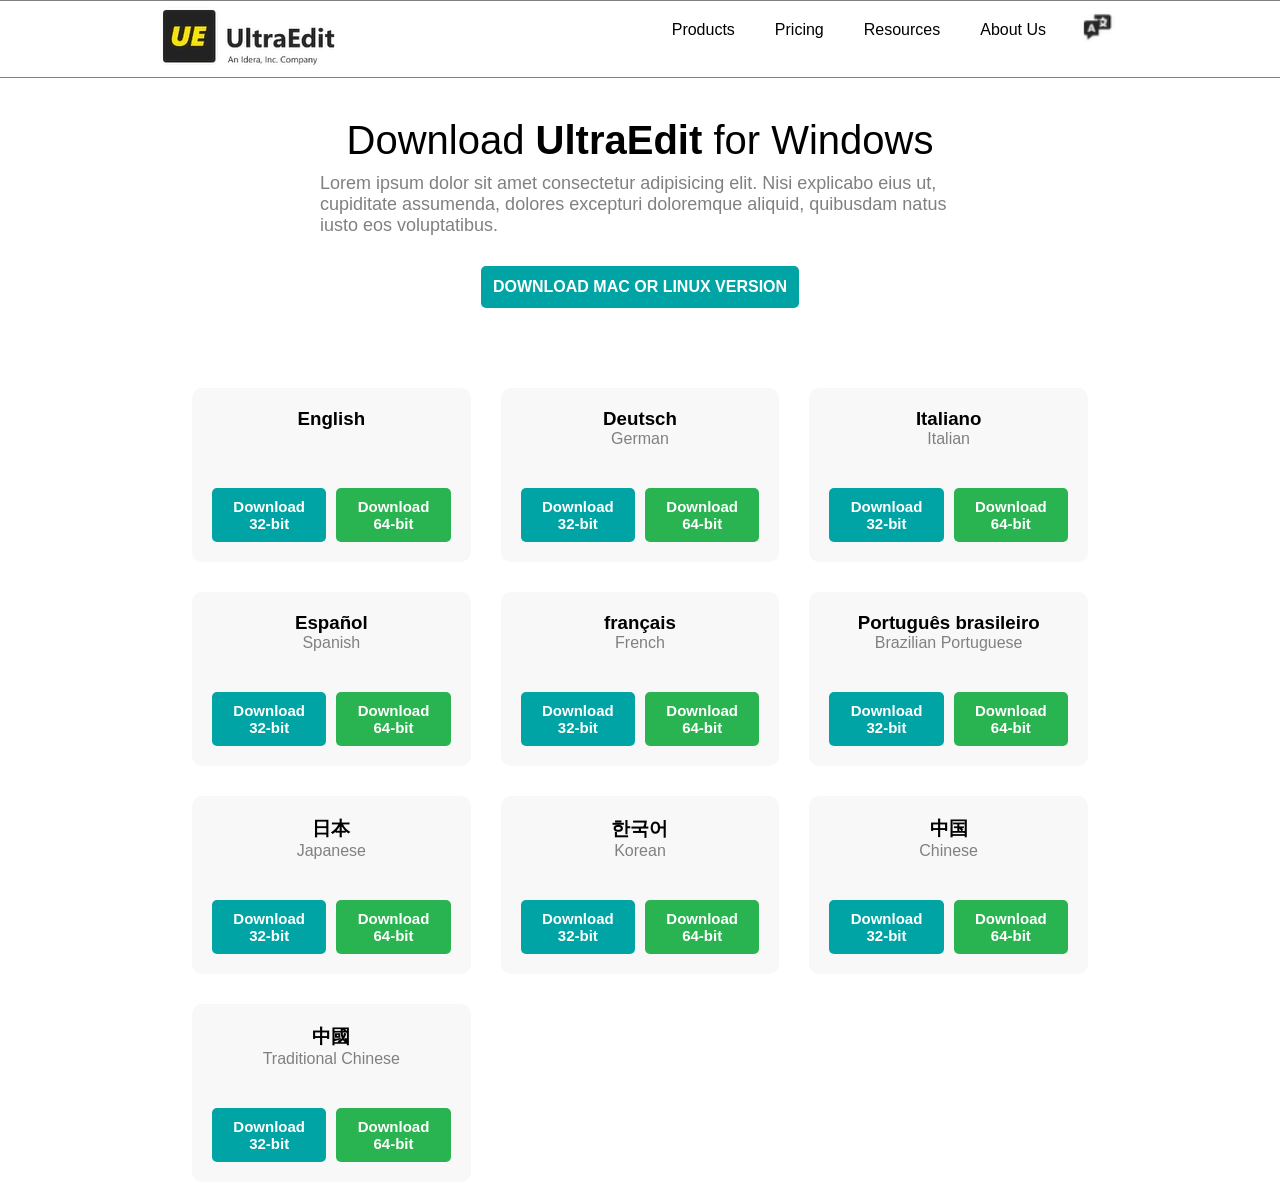
<file: index.html>
<!DOCTYPE html>
<html lang="en">

<head>
    <meta charset="UTF-8">
    <meta name="viewport" content="width=device-width, initial-scale=1.0">
    <title>Download UltraEdit Text Editor for Windows</title>
    <link rel="stylesheet" href="style.css">
</head>

<body>
    <nav>
        <img src="logo.png" alt="Logo">

        <div class="rightpanel">
            <ul>
                <li><a href="#">Products</a></li>
                <li><a href="#">Pricing</a></li>
                <li><a href="#">Resources</a></li>
                <li><a href="#">About&nbsp;Us</a></li>
            </ul>
            <img src="translate_button.png" alt="Translate">
        </div>
    </nav>

    <div class="description">
        <div class="main-text">
            <h1>Download <p>UltraEdit</p> for Windows</h1>
        </div>
        <p>Lorem ipsum dolor sit amet consectetur adipisicing elit. Nisi explicabo eius ut, cupiditate assumenda,
            dolores excepturi doloremque aliquid, quibusdam natus iusto eos voluptatibus.</p>
        <div class="mac-or-linux-button"><a href="#">DOWNLOAD MAC OR LINUX VERSION</a></div>
    </div>

    <div class="main-box">
        <div class="lang-cell">
            <div class="text">
                <h3>English</h3>
                <p class="subtext">&nbsp;</p>
            </div>
            <div class="buttons">
                <div class="bit-32"><a href="#">Download 32-bit</a></div>
                <div class="bit-64"><a href="#">Download 64-bit</a></div>
            </div>
        </div>
        <div class="lang-cell">
            <div class="text">
                <h3>Deutsch</h3>
                <p class="subtext">German</p>
            </div>
            <div class="buttons">
                <div class="bit-32"><a href="#">Download 32-bit</a></div>
                <div class="bit-64"><a href="#">Download 64-bit</a></div>
            </div>
        </div>
        <div class="lang-cell">
            <div class="text">
                <h3>Italiano</h3>
                <p class="subtext">Italian</p>
            </div>
            <div class="buttons">
                <div class="bit-32"><a href="#">Download 32-bit</a></div>
                <div class="bit-64"><a href="#">Download 64-bit</a></div>
            </div>
        </div>
        <div class="lang-cell">
            <div class="text">
                <h3>Español</h3>
                <p class="subtext">Spanish</p>
            </div>
            <div class="buttons">
                <div class="bit-32"><a href="#">Download 32-bit</a></div>
                <div class="bit-64"><a href="#">Download 64-bit</a></div>
            </div>
        </div>
        <div class="lang-cell">
            <div class="text">
                <h3>français</h3>
                <p class="subtext">French</p>
            </div>
            <div class="buttons">
                <div class="bit-32"><a href="#">Download 32-bit</a></div>
                <div class="bit-64"><a href="#">Download 64-bit</a></div>
            </div>
        </div>
        <div class="lang-cell">
            <div class="text">
                <h3>Português brasileiro</h3>
                <p class="subtext">Brazilian Portuguese</p>
            </div>
            <div class="buttons">
                <div class="bit-32"><a href="#">Download 32-bit</a></div>
                <div class="bit-64"><a href="#">Download 64-bit</a></div>
            </div>
        </div>
        <div class="lang-cell">
            <div class="text">
                <h3>日本</h3>
                <p class="subtext">Japanese</p>
            </div>
            <div class="buttons">
                <div class="bit-32"><a href="#">Download 32-bit</a></div>
                <div class="bit-64"><a href="#">Download 64-bit</a></div>
            </div>
        </div>
        <div class="lang-cell">
            <div class="text">
                <h3>한국어</h3>
                <p class="subtext">Korean</p>
            </div>
            <div class="buttons">
                <div class="bit-32"><a href="#">Download 32-bit</a></div>
                <div class="bit-64"><a href="#">Download 64-bit</a></div>
            </div>
        </div>
        <div class="lang-cell">
            <div class="text">
                <h3>中国</h3>
                <p class="subtext">Chinese</p>
            </div>
            <div class="buttons">
                <div class="bit-32"><a href="#">Download 32-bit</a></div>
                <div class="bit-64"><a href="#">Download 64-bit</a></div>
            </div>
        </div>
        <div class="lang-cell">
            <div class="text">
                <h3>中國</h3>
                <p class="subtext">Traditional Chinese</p>
            </div>
            <div class="buttons">
                <div class="bit-32"><a href="#">Download 32-bit</a></div>
                <div class="bit-64"><a href="#">Download 64-bit</a></div>
            </div>
        </div>
    </div>
</body>

</html>
</file>
<file: style.css>
* {
    margin: 0;
    padding: 0;
    font-family: 'Segoe UI', Tahoma, Geneva, Verdana, sans-serif;
}

a {
    text-decoration: none;
}

img:hover {
    cursor: pointer;
}

nav {
    display: flex;
    justify-content: space-around;
    position: sticky;
    top: 0px;
    background-color: white;
    border-bottom: 1px solid grey;
    border-top: 1px solid grey;
}

nav ul {
    display: flex;
}

nav ul li {
    list-style: none;
}

nav ul li a {
    display: inline-block;
    text-decoration: none;
    color: black;
    padding: 20px;
    width: auto;
}

nav ul li a:hover {
    background-color: rgb(213, 206, 206);
}

.rightpanel {
    display: flex;
    justify-content: end;
}

.rightpanel img {
    height: 50px;
}

.main-box {
    width: 70vw;
    margin: auto;
    margin-top: 50px;
    display: grid;
    grid-template-columns: repeat(3, 1fr);
    gap: 30px;
}

.lang-cell {
    text-align: center;
    background-color: #F8F8F8;
    border-radius: 10px;
    transition: box-shadow 0.3s ease;
}

.lang-cell:hover{
    box-shadow: 0px 0px 7px;
}

.lang-cell .text {
    padding: 20px;
}

.lang-cell .text .subtext {
    color: gray;
}

.buttons {
    display: flex;
    justify-content: space-around;
    padding: 20px;
    gap: 10px;
}

.bit-32,
.bit-64 {
    padding: 10px;
    border-radius: 5px;
    transition: background-color 0.3s ease;
    transition: transform 0.3s ease;
    font-size: 15px;
}

.bit-32 {
    background-color: #01a4a4;
}

.bit-32:hover {
    background-color: #017272;
    transform: scale(1.05);
}

.bit-64 {
    background-color: #2ab351;
}

.bit-64:hover {
    background-color: #20873d;
    transform: scale(1.05);
}

.bit-32 a,
.bit-64 a {
    text-decoration: none;
    color: white;
    font-weight: bold;
}

.description {
    display: flex;
    flex-direction: column;
    align-items: center;
}

.main-text {
    display: flex;
    justify-content: space-around;
    align-items: center;
    padding: 40px 0px 10px 0px;
}

.main-text h1 {
    font-weight: 400;
    font-size: 40px;
}

.main-text h1 p {
    display: inline-block;
    font-weight: bolder;
}

.description>p {
    width: 50%;
    color: gray;
    font-size: 18px;
}

.mac-or-linux-button {
    padding: 12px;
    font-weight: bold;
    background-color: #01a4a4;
    border-radius: 5px;
    margin: 30px;
    transition: background-color 0.3s ease;
    transition: transform 0.3s ease;
}

.mac-or-linux-button a {
    color: white;
}

.mac-or-linux-button:hover {
    background-color: #017272;
    transform: scale(1.05);
}

@media only screen and (max-width:819px) {
    .main-box {
        grid-template-columns: 1fr;
    }

    .rightpanel img {
        display: none;
    }
}

@media only screen and (max-width:665px) {
    .main-text h1 {
        font-size: 20px;
    }

    .description>p {
        font-size: 9px;
    }

    .rightpanel {
        display: none;
    }
}
</file>
<file: style7.css>
* {
    margin: 0;
    padding: 0;
    font-family: 'Segoe UI', Tahoma, Geneva, Verdana, sans-serif;
}

a {
    text-decoration: none;
}

img:hover {
    cursor: pointer;
}

nav {
    display: flex;
    justify-content: space-around;
    position: sticky;
    top: 0px;
    background-color: white;
    border-bottom: 1px solid grey;
    border-top: 1px solid grey;
}

nav ul {
    display: flex;
}

nav ul li {
    list-style: none;
}

nav ul li a {
    display: inline-block;
    text-decoration: none;
    color: black;
    padding: 20px;
    width: auto;
}

nav ul li a:hover {
    background-color: rgb(213, 206, 206);
}

.rightpanel {
    display: flex;
    justify-content: end;
}

.rightpanel img {
    height: 50px;
}

.main-box {
    width: 70vw;
    margin: auto;
    margin-top: 50px;
    display: grid;
    grid-template-columns: repeat(3, 1fr);
    gap: 30px;
}

.lang-cell {
    text-align: center;
    background-color: #F8F8F8;
    border-radius: 10px;
    transition: box-shadow 0.3s ease;
}

.lang-cell:hover{
    box-shadow: 0px 0px 7px;
}

.lang-cell .text {
    padding: 20px;
}

.lang-cell .text .subtext {
    color: gray;
}

.buttons {
    display: flex;
    justify-content: space-around;
    padding: 20px;
    gap: 10px;
}

.bit-32,
.bit-64 {
    padding: 10px;
    border-radius: 5px;
    transition: background-color 0.3s ease;
    transition: transform 0.3s ease;
    font-size: 15px;
}

.bit-32 {
    background-color: #01a4a4;
}

.bit-32:hover {
    background-color: #017272;
    transform: scale(1.05);
}

.bit-64 {
    background-color: #2ab351;
}

.bit-64:hover {
    background-color: #20873d;
    transform: scale(1.05);
}

.bit-32 a,
.bit-64 a {
    text-decoration: none;
    color: white;
    font-weight: bold;
}

.description {
    display: flex;
    flex-direction: column;
    align-items: center;
}

.main-text {
    display: flex;
    justify-content: space-around;
    align-items: center;
    padding: 40px 0px 10px 0px;
}

.main-text h1 {
    font-weight: 400;
    font-size: 40px;
}

.main-text h1 p {
    display: inline-block;
    font-weight: bolder;
}

.description>p {
    width: 50%;
    color: gray;
    font-size: 18px;
}

.mac-or-linux-button {
    padding: 12px;
    font-weight: bold;
    background-color: #01a4a4;
    border-radius: 5px;
    margin: 30px;
    transition: background-color 0.3s ease;
    transition: transform 0.3s ease;
}

.mac-or-linux-button a {
    color: white;
}

.mac-or-linux-button:hover {
    background-color: #017272;
    transform: scale(1.05);
}

@media only screen and (max-width:819px) {
    .main-box {
        grid-template-columns: 1fr;
    }

    .rightpanel img {
        display: none;
    }
}

@media only screen and (max-width:665px) {
    .main-text h1 {
        font-size: 20px;
    }

    .description>p {
        font-size: 9px;
    }

    .rightpanel {
        display: none;
    }
}
</file>
